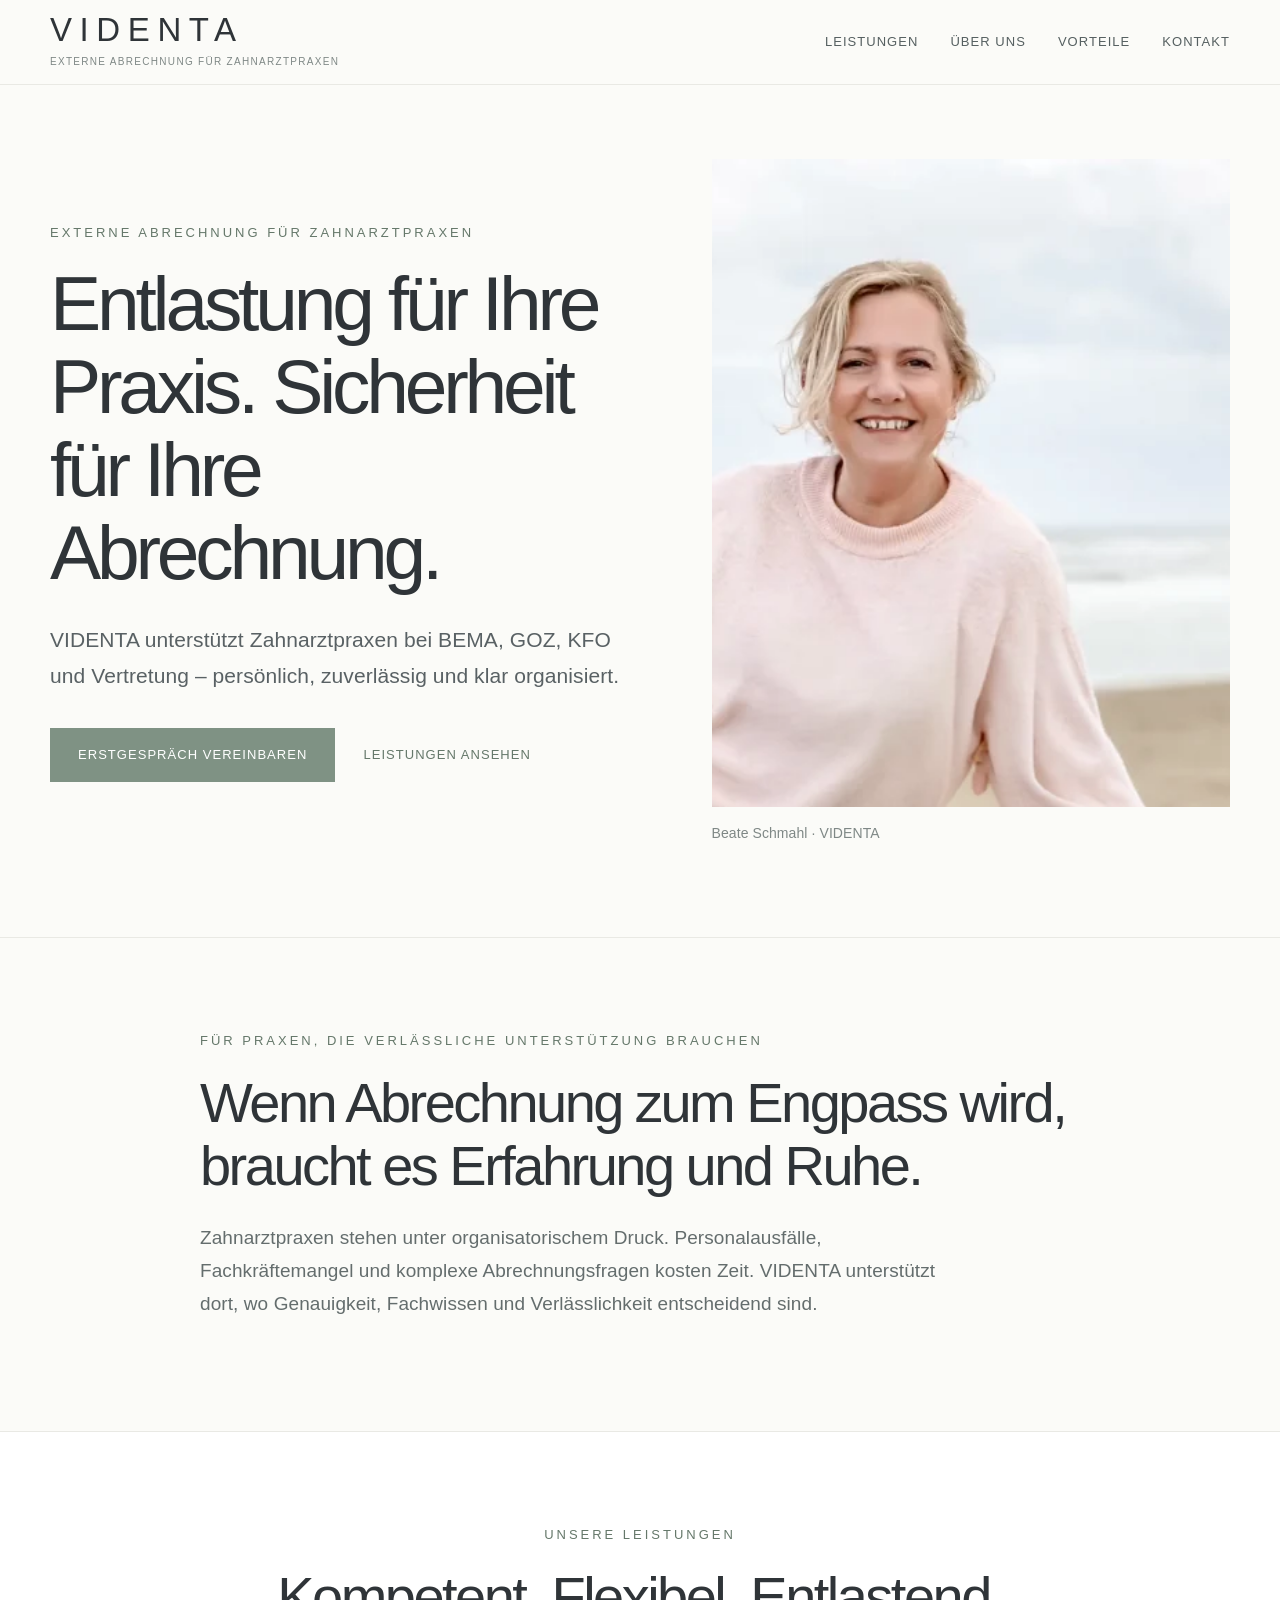
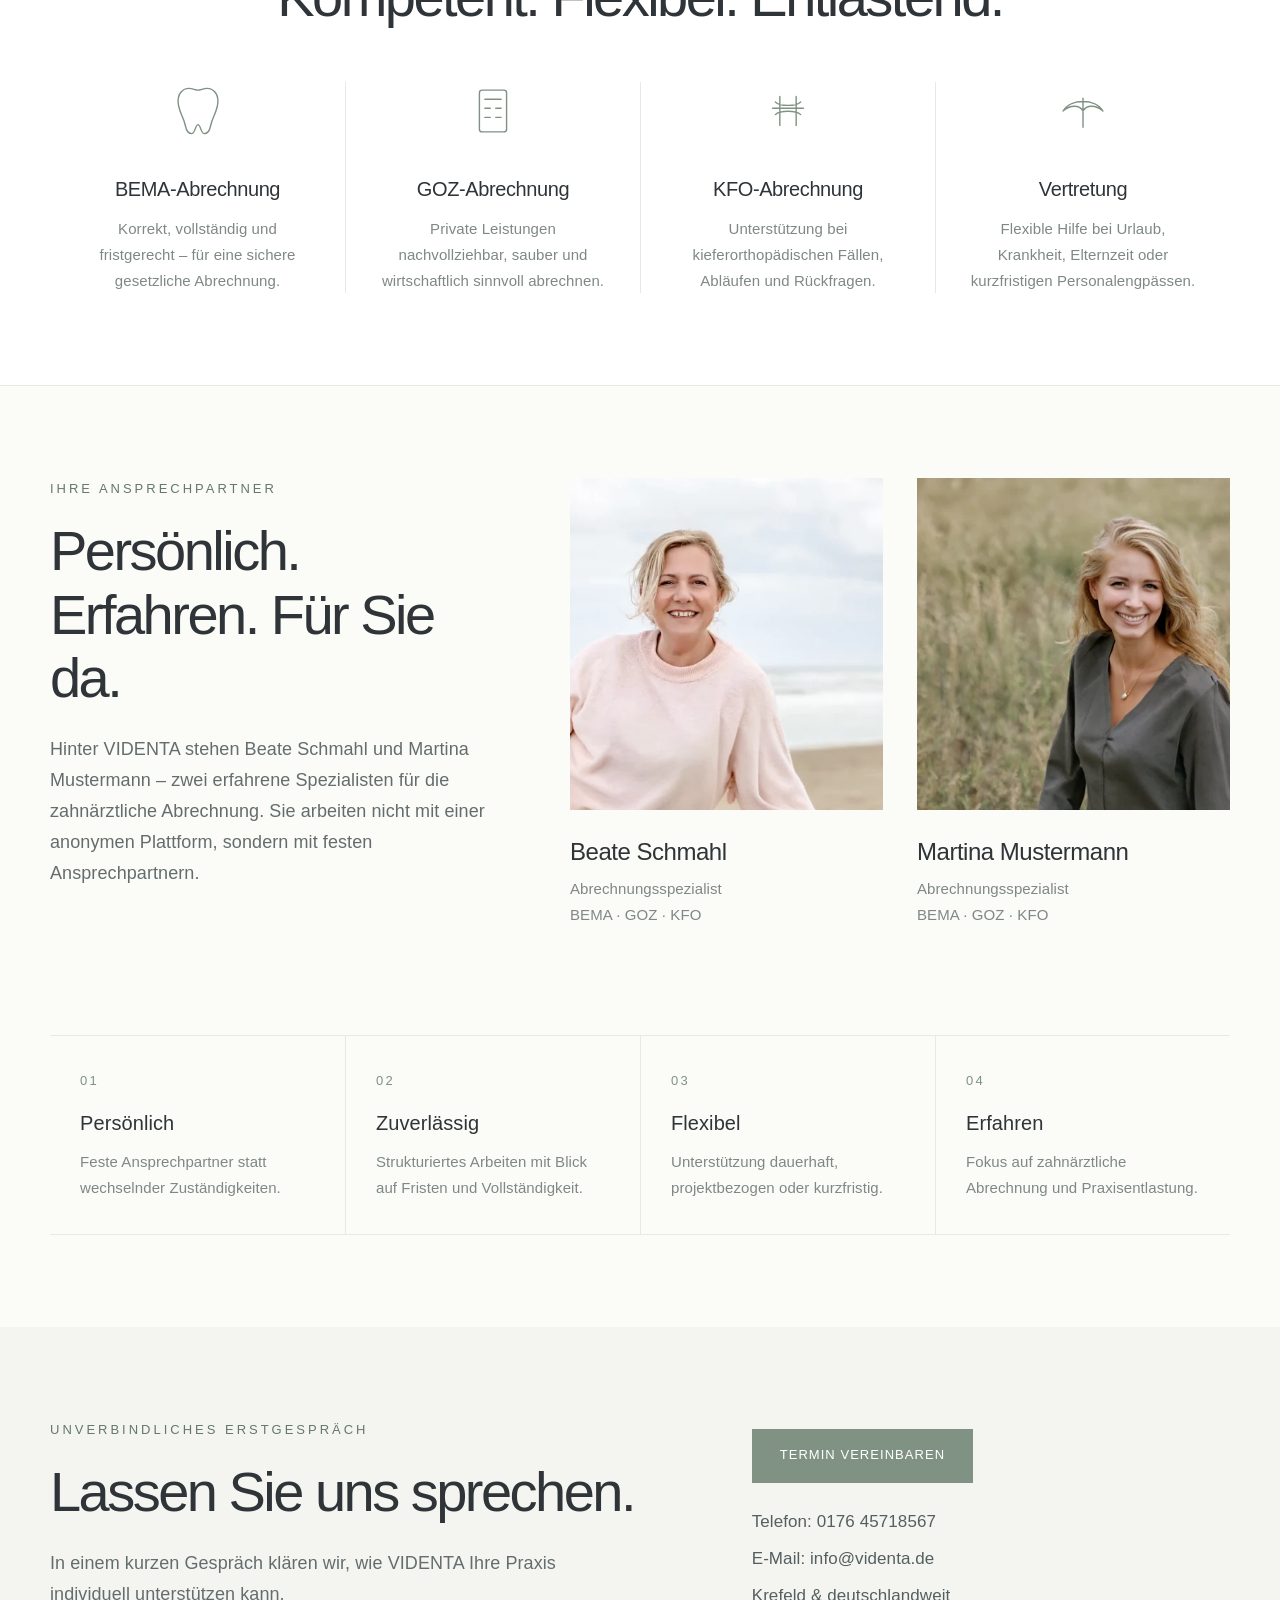
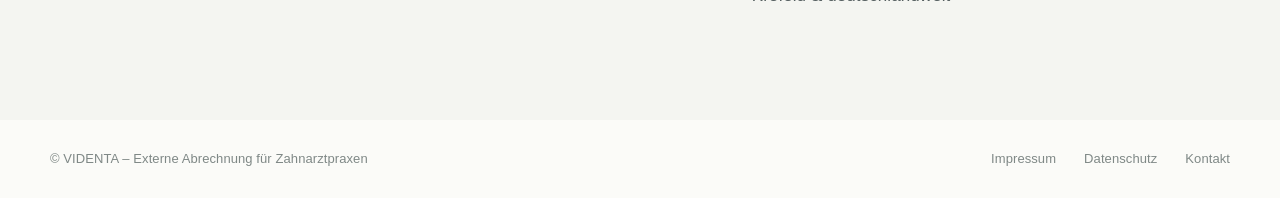
<file: index.html>
<!doctype html>
<html lang="de">
<head>
<meta charset="utf-8">
<meta name="viewport" content="width=device-width,initial-scale=1">
<title>VIDENTA | Externe Abrechnung für Zahnarztpraxen</title>
<meta name="description" content="VIDENTA unterstützt Zahnarztpraxen bei externer Abrechnung, BEMA, GOZ, KFO sowie Urlaubs- und Krankheitsvertretung. Persönlich betreut von Beate Schmahl und Martina Mustermann.">
<meta property="og:title" content="VIDENTA | Externe Abrechnung für Zahnarztpraxen">
<meta property="og:description" content="Persönliche Unterstützung bei BEMA, GOZ, KFO und Praxisentlastung.">
<meta property="og:type" content="website">
<meta property="og:image" content="images/beate.webp">
<link rel="icon" href="favicon.svg" type="image/svg+xml">
<link rel="stylesheet" href="css/style.css">
</head>
<body>
<header class="site-header">
  <div class="container nav">
    <a class="brand" href="#top">
      <span class="brand-name">VIDENTA</span>
      <span class="brand-sub">Externe Abrechnung für Zahnarztpraxen</span>
    </a>
    <button class="menu-button" data-menu-button aria-label="Menü öffnen">Menü</button>
    <nav class="site-nav" data-menu>
      <a href="#leistungen">Leistungen</a>
      <a href="#ueber-uns">Über uns</a>
      <a href="#vorteile">Vorteile</a>
      <a href="#kontakt">Kontakt</a>
    </nav>
  </div>
</header>

<main id="top">
<section class="hero section">
  <div class="container hero-grid">
    <div class="hero-copy reveal">
      <p class="eyebrow">Externe Abrechnung für Zahnarztpraxen</p>
      <h1>Entlastung für Ihre Praxis. Sicherheit für Ihre Abrechnung.</h1>
      <p class="lead">VIDENTA unterstützt Zahnarztpraxen bei BEMA, GOZ, KFO und Vertretung – persönlich, zuverlässig und klar organisiert.</p>
      <div class="hero-actions">
        <a class="button" href="#kontakt">Erstgespräch vereinbaren</a>
        <a class="quiet-link" href="#leistungen">Leistungen ansehen</a>
      </div>
    </div>
    <figure class="hero-image reveal">
      <img src="images/beate.webp" alt="Beate Schmahl von VIDENTA">
      <figcaption>Beate Schmahl · VIDENTA</figcaption>
    </figure>
  </div>
</section>

<section class="section intro">
  <div class="container narrow reveal">
    <p class="eyebrow">Für Praxen, die verlässliche Unterstützung brauchen</p>
    <h2>Wenn Abrechnung zum Engpass wird, braucht es Erfahrung und Ruhe.</h2>
    <p>Zahnarztpraxen stehen unter organisatorischem Druck. Personalausfälle, Fachkräftemangel und komplexe Abrechnungsfragen kosten Zeit. VIDENTA unterstützt dort, wo Genauigkeit, Fachwissen und Verlässlichkeit entscheidend sind.</p>
  </div>
</section>

<section class="section services" id="leistungen">
  <div class="container">
    <div class="section-head reveal">
      <p class="eyebrow">Unsere Leistungen</p>
      <h2>Kompetent. Flexibel. Entlastend.</h2>
    </div>
    <div class="service-grid">
      <article class="service-card reveal"><svg viewBox="0 0 64 64"><path d="M22 7c-7 0-12 6-12 14 0 11 6 17 8 27 1 5 3 9 7 9 4 0 4-10 7-10s3 10 7 10c4 0 6-4 7-9 2-10 8-16 8-27 0-8-5-14-12-14-4 0-7 2-10 2s-6-2-10-2z"/></svg><h3>BEMA-Abrechnung</h3><p>Korrekt, vollständig und fristgerecht – für eine sichere gesetzliche Abrechnung.</p></article>
      <article class="service-card reveal"><svg viewBox="0 0 64 64"><rect x="17" y="9" width="30" height="46" rx="3"/><path d="M23 19h18M23 29h6M35 29h6M23 39h6M35 39h6"/></svg><h3>GOZ-Abrechnung</h3><p>Private Leistungen nachvollziehbar, sauber und wirtschaftlich sinnvoll abrechnen.</p></article>
      <article class="service-card reveal"><svg viewBox="0 0 64 64"><path d="M15 29h34M18 22c5 5 23 5 28 0M18 36c5-5 23-5 28 0M23 16v32M41 16v32"/></svg><h3>KFO-Abrechnung</h3><p>Unterstützung bei kieferorthopädischen Fällen, Abläufen und Rückfragen.</p></article>
      <article class="service-card reveal"><svg viewBox="0 0 64 64"><path d="M10 32c8-14 36-14 44 0M32 18v32M32 32c-4-7-14-7-22 0M32 32c4-7 14-7 22 0"/></svg><h3>Vertretung</h3><p>Flexible Hilfe bei Urlaub, Krankheit, Elternzeit oder kurzfristigen Personalengpässen.</p></article>
    </div>
  </div>
</section>

<section class="section team" id="ueber-uns">
  <div class="container team-grid">
    <div class="team-copy reveal">
      <p class="eyebrow">Ihre Ansprechpartner</p>
      <h2>Persönlich. Erfahren. Für Sie da.</h2>
      <p>Hinter VIDENTA stehen Beate Schmahl und Martina Mustermann – zwei erfahrene Spezialisten für die zahnärztliche Abrechnung. Sie arbeiten nicht mit einer anonymen Plattform, sondern mit festen Ansprechpartnern.</p>
    </div>
    <div class="people">
      <article class="person reveal"><img src="images/beate.webp" alt="Beate Schmahl"><h3>Beate Schmahl</h3><p>Abrechnungsspezialist<br>BEMA · GOZ · KFO</p></article>
      <article class="person reveal"><img src="images/martina.webp" alt="Martina Mustermann"><h3>Martina Mustermann</h3><p>Abrechnungsspezialist<br>BEMA · GOZ · KFO</p></article>
    </div>
  </div>
</section>

<section class="section benefits" id="vorteile">
  <div class="container">
    <div class="benefit-line reveal">
      <div><span>01</span><strong>Persönlich</strong><p>Feste Ansprechpartner statt wechselnder Zuständigkeiten.</p></div>
      <div><span>02</span><strong>Zuverlässig</strong><p>Strukturiertes Arbeiten mit Blick auf Fristen und Vollständigkeit.</p></div>
      <div><span>03</span><strong>Flexibel</strong><p>Unterstützung dauerhaft, projektbezogen oder kurzfristig.</p></div>
      <div><span>04</span><strong>Erfahren</strong><p>Fokus auf zahnärztliche Abrechnung und Praxisentlastung.</p></div>
    </div>
  </div>
</section>

<section class="section contact" id="kontakt">
  <div class="container contact-grid reveal">
    <div><p class="eyebrow">Unverbindliches Erstgespräch</p><h2>Lassen Sie uns sprechen.</h2><p>In einem kurzen Gespräch klären wir, wie VIDENTA Ihre Praxis individuell unterstützen kann.</p></div>
    <div class="contact-box"><a class="button" href="mailto:info@videnta.de">Termin vereinbaren</a><ul><li>Telefon: <a href="tel:+4917645718567">0176 45718567</a></li><li>E-Mail: <a href="mailto:info@videnta.de">info@videnta.de</a></li><li>Krefeld & deutschlandweit</li></ul></div>
  </div>
</section>
</main>

<footer class="footer">
  <div class="container footer-row">
    <span>© VIDENTA – Externe Abrechnung für Zahnarztpraxen</span>
    <nav><a href="#">Impressum</a><a href="#">Datenschutz</a><a href="#kontakt">Kontakt</a></nav>
  </div>
</footer>
<script src="js/main.js"></script>
</body>
</html>
</file>
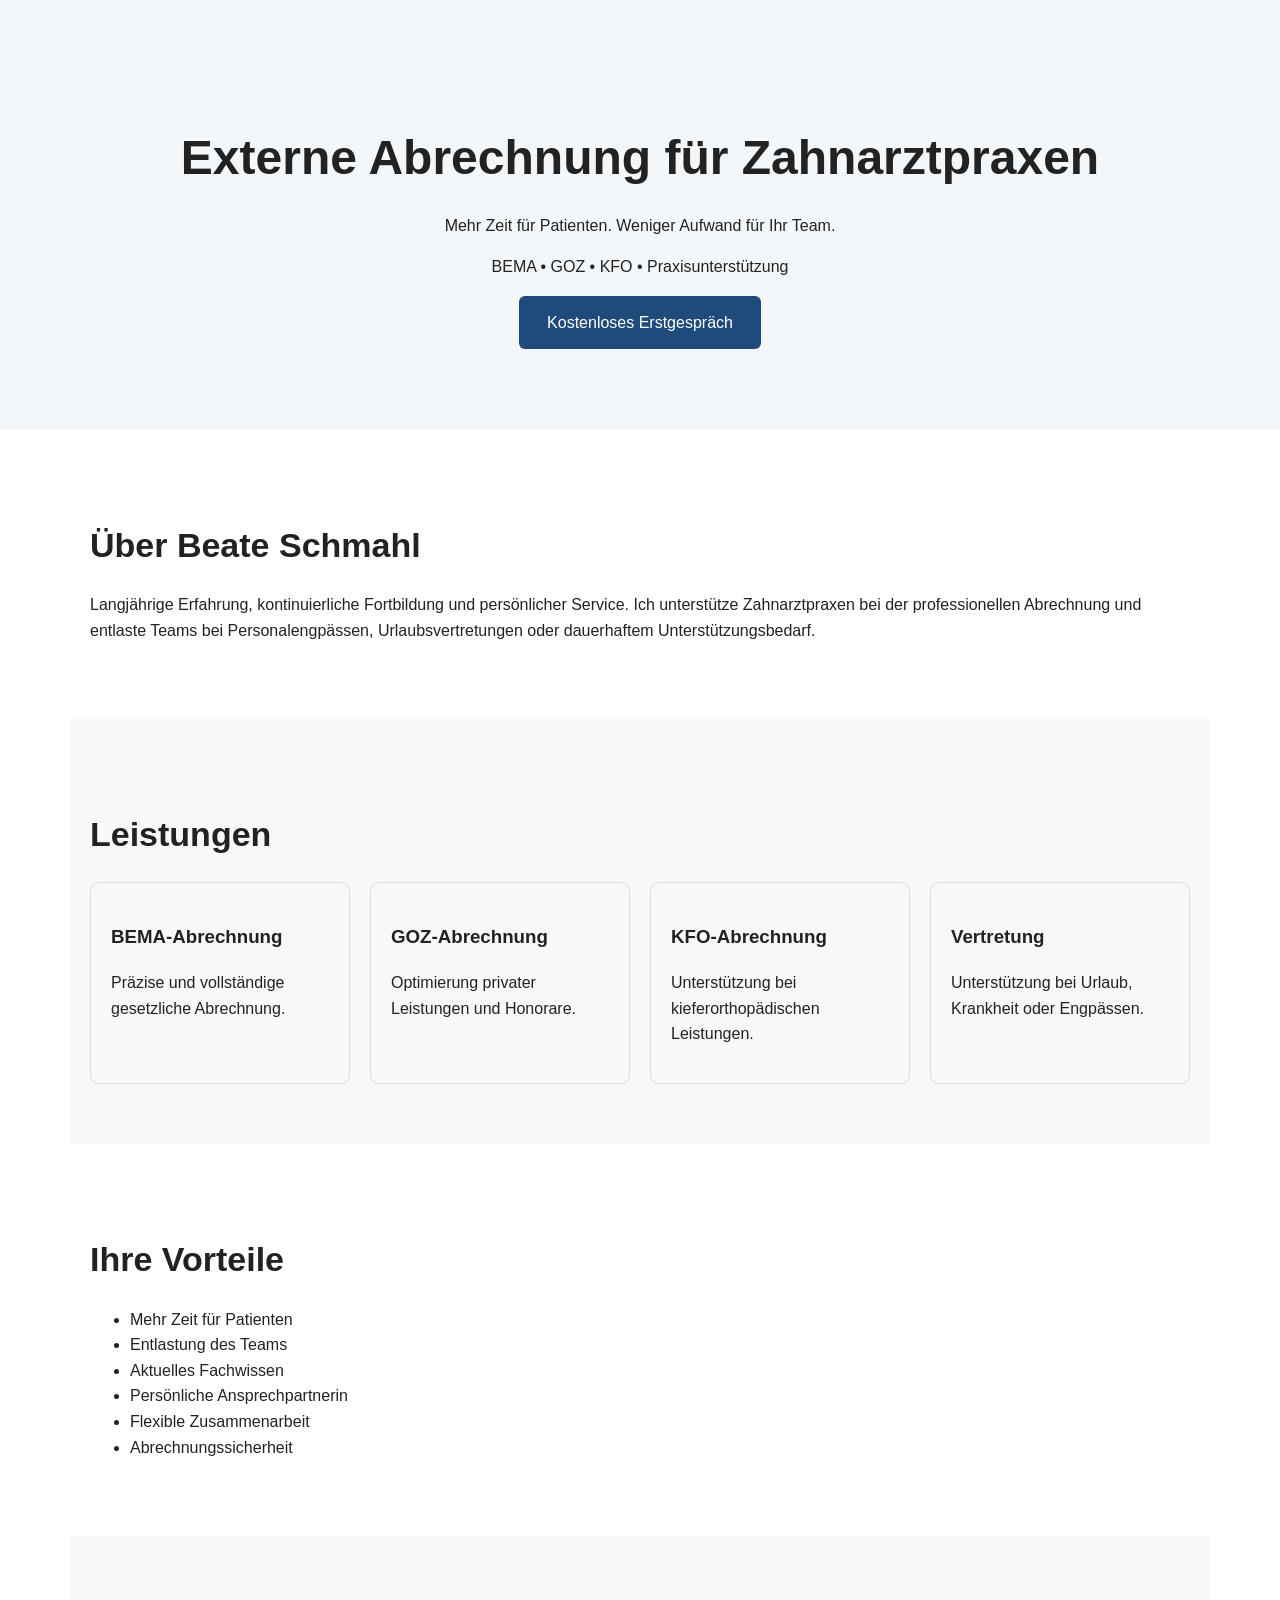
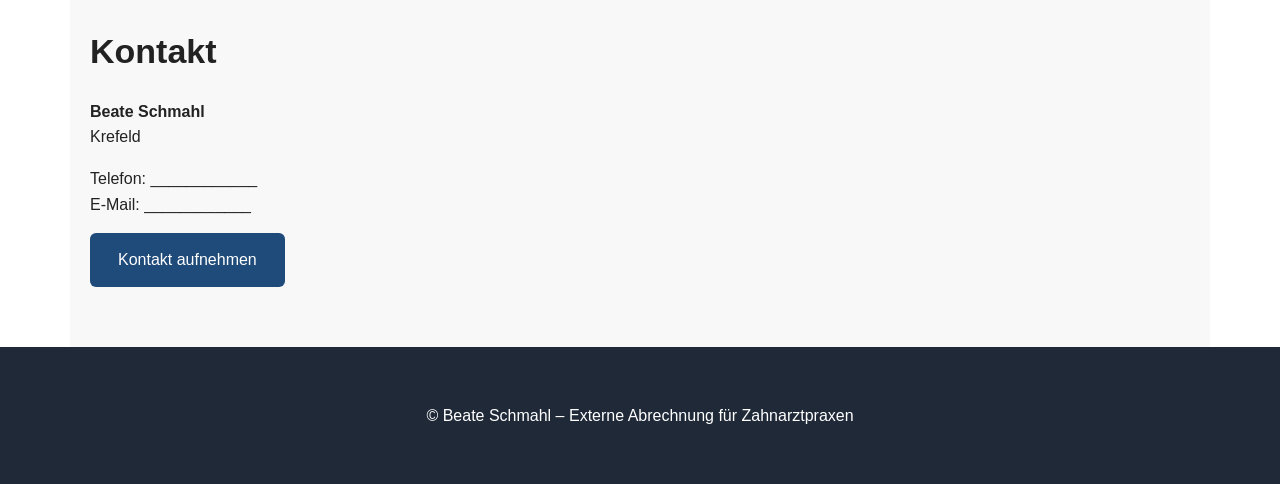
<file: beate-schmahl-onepager.html>
<!DOCTYPE html>
<html lang="de">
<head>
<meta charset="utf-8">
<meta name="viewport" content="width=device-width, initial-scale=1">
<title>Externe Abrechnung für Zahnarztpraxen | Beate Schmahl</title>
<meta name="description" content="Externe Abrechnung für Zahnarztpraxen. BEMA, GOZ, KFO, Vertretung und Abrechnungsoptimierung. Persönlich betreut von Beate Schmahl.">
<style>
body{font-family:Arial,sans-serif;margin:0;color:#222;line-height:1.6}
.hero{background:#f4f7fa;padding:80px 20px;text-align:center}
.container{max-width:1100px;margin:auto;padding:60px 20px}
h1{font-size:48px;margin-bottom:10px}
h2{font-size:34px;margin-bottom:20px}
.btn{display:inline-block;background:#1f4b7a;color:#fff;padding:14px 28px;text-decoration:none;border-radius:6px}
.grid{display:grid;grid-template-columns:repeat(auto-fit,minmax(250px,1fr));gap:20px}
.card{border:1px solid #ddd;padding:20px;border-radius:8px}
.alt{background:#f8f8f8}
footer{background:#1f2937;color:white;padding:40px 20px;text-align:center}
</style>
</head>
<body>

<section class="hero">
<h1>Externe Abrechnung für Zahnarztpraxen</h1>
<p>Mehr Zeit für Patienten. Weniger Aufwand für Ihr Team.</p>
<p>BEMA • GOZ • KFO • Praxisunterstützung</p>
<a class="btn" href="#kontakt">Kostenloses Erstgespräch</a>
</section>

<section class="container">
<h2>Über Beate Schmahl</h2>
<p>Langjährige Erfahrung, kontinuierliche Fortbildung und persönlicher Service. Ich unterstütze Zahnarztpraxen bei der professionellen Abrechnung und entlaste Teams bei Personalengpässen, Urlaubsvertretungen oder dauerhaftem Unterstützungsbedarf.</p>
</section>

<section class="container alt">
<h2>Leistungen</h2>
<div class="grid">
<div class="card"><h3>BEMA-Abrechnung</h3><p>Präzise und vollständige gesetzliche Abrechnung.</p></div>
<div class="card"><h3>GOZ-Abrechnung</h3><p>Optimierung privater Leistungen und Honorare.</p></div>
<div class="card"><h3>KFO-Abrechnung</h3><p>Unterstützung bei kieferorthopädischen Leistungen.</p></div>
<div class="card"><h3>Vertretung</h3><p>Unterstützung bei Urlaub, Krankheit oder Engpässen.</p></div>
</div>
</section>

<section class="container">
<h2>Ihre Vorteile</h2>
<ul>
<li>Mehr Zeit für Patienten</li>
<li>Entlastung des Teams</li>
<li>Aktuelles Fachwissen</li>
<li>Persönliche Ansprechpartnerin</li>
<li>Flexible Zusammenarbeit</li>
<li>Abrechnungssicherheit</li>
</ul>
</section>

<section class="container alt" id="kontakt">
<h2>Kontakt</h2>
<p><strong>Beate Schmahl</strong><br>Krefeld</p>
<p>Telefon: ____________<br>E-Mail: ____________</p>
<a class="btn" href="mailto:info@example.de">Kontakt aufnehmen</a>
</section>

<footer>
<p>© Beate Schmahl – Externe Abrechnung für Zahnarztpraxen</p>
</footer>

</body>
</html>
</file>
<file: css/style.css>
:root{--bg:#fbfbf8;--paper:#fff;--ink:#2f3438;--text:#555f60;--muted:#7f8886;--line:#e9e9e4;--sage:#7f9284;--sage-dark:#65786a;--soft:#f4f5f1;--max:1180px}
*{box-sizing:border-box}html{scroll-behavior:smooth}body{margin:0;background:var(--bg);color:var(--text);font-family:-apple-system,BlinkMacSystemFont,"Segoe UI",Roboto,Arial,sans-serif;font-size:17px;font-weight:300;line-height:1.72;letter-spacing:.005em;-webkit-font-smoothing:antialiased;text-rendering:optimizeLegibility}img{max-width:100%;display:block}a{color:inherit}.container{width:min(var(--max),calc(100% - 56px));margin-inline:auto}.site-header{position:sticky;top:0;z-index:20;background:rgba(251,251,248,.94);backdrop-filter:blur(18px);border-bottom:1px solid var(--line)}.nav{height:84px;display:flex;align-items:center;justify-content:space-between;gap:32px}.brand{text-decoration:none;color:var(--ink)}.brand-name{display:block;font-size:33px;font-weight:300;line-height:1;letter-spacing:.23em}.brand-sub{display:block;margin-top:7px;color:var(--muted);font-size:10px;font-weight:400;letter-spacing:.13em;text-transform:uppercase}.site-nav{display:flex;align-items:center;gap:32px}.site-nav a{color:#566061;text-decoration:none;font-size:13px;font-weight:400;letter-spacing:.08em;text-transform:uppercase}.menu-button{display:none;border:0;background:transparent;color:var(--ink);font:inherit;font-size:13px;letter-spacing:.08em;text-transform:uppercase}.section{padding:92px 0}.hero{padding-top:74px;border-bottom:1px solid var(--line)}.hero-grid{display:grid;grid-template-columns:minmax(0,.95fr) minmax(340px,.85fr);gap:82px;align-items:center}.eyebrow{margin:0 0 18px;color:var(--sage-dark);font-size:13px;font-weight:400;letter-spacing:.23em;text-transform:uppercase}h1,h2,h3,p{margin-top:0}h1{margin-bottom:28px;color:var(--ink);font-size:clamp(46px,6vw,78px);font-weight:300;line-height:1.08;letter-spacing:-.055em}h2{margin-bottom:24px;color:var(--ink);font-size:clamp(34px,4.5vw,56px);font-weight:300;line-height:1.14;letter-spacing:-.045em}h3{color:var(--ink);font-weight:300;letter-spacing:-.02em}.lead{max-width:620px;margin-bottom:34px;color:#596164;font-size:21px;line-height:1.72}.button,.quiet-link{display:inline-flex;align-items:center;justify-content:center;min-height:54px;text-decoration:none;font-size:13px;font-weight:400;letter-spacing:.08em;text-transform:uppercase}.button{padding:0 28px;background:var(--sage);color:#fff}.quiet-link{padding:0 4px;color:var(--sage-dark)}.hero-actions{display:flex;gap:24px;align-items:center;flex-wrap:wrap}.hero-image{margin:0}.hero-image img{width:100%;aspect-ratio:4/5;object-fit:cover;object-position:center}.hero-image figcaption{margin-top:14px;color:var(--muted);font-size:14px}.narrow{max-width:880px}.narrow p:not(.eyebrow){max-width:760px;color:#646d6d;font-size:19px}.services{background:#fff;border-top:1px solid var(--line);border-bottom:1px solid var(--line)}.section-head{text-align:center;max-width:780px;margin:0 auto 54px}.service-grid{display:grid;grid-template-columns:repeat(4,1fr)}.service-card{padding:0 34px;text-align:center;border-left:1px solid var(--line)}.service-card:first-child{border-left:0}.service-card svg{width:58px;height:58px;margin:0 auto 22px;color:var(--sage);fill:none;stroke:currentColor;stroke-width:1.55;stroke-linecap:round;stroke-linejoin:round}.service-card h3{margin-bottom:10px;font-size:20px}.service-card p{margin-bottom:0;color:var(--muted);font-size:15px}.team-grid{display:grid;grid-template-columns:.8fr 1.2fr;gap:80px;align-items:start}.team-copy p:not(.eyebrow){max-width:510px;color:#646d6d;font-size:18px}.people{display:grid;grid-template-columns:1fr 1fr;gap:34px}.person img{width:100%;aspect-ratio:1/1.06;object-fit:cover;object-position:center}.person h3{margin:21px 0 4px;font-size:24px}.person p{color:var(--muted);font-size:15px}.benefits{padding-top:0}.benefit-line{display:grid;grid-template-columns:repeat(4,1fr);border-top:1px solid var(--line);border-bottom:1px solid var(--line)}.benefit-line div{padding:34px 30px;border-left:1px solid var(--line)}.benefit-line div:first-child{border-left:0}.benefit-line span{display:block;margin-bottom:14px;color:var(--sage);font-size:13px;letter-spacing:.18em}.benefit-line strong{display:block;margin-bottom:8px;color:var(--ink);font-size:20px;font-weight:300}.benefit-line p{margin:0;color:var(--muted);font-size:15px}.contact{background:var(--soft)}.contact-grid{display:grid;grid-template-columns:1fr .75fr;gap:64px;align-items:center}.contact-grid p:not(.eyebrow){max-width:560px;color:#646d6d;font-size:18px}.contact-box ul{margin:24px 0 0;padding:0;list-style:none}.contact-box li{margin:8px 0}.contact-box a:not(.button){text-decoration:none}.footer{padding:28px 0;color:var(--muted);font-size:13px}.footer-row{display:flex;justify-content:space-between;gap:24px;flex-wrap:wrap}.footer a{margin-left:28px;text-decoration:none}.reveal{opacity:0;transform:translateY(18px);transition:opacity 700ms ease,transform 700ms ease}.reveal.visible{opacity:1;transform:translateY(0)}
@media(prefers-reduced-motion:reduce){html{scroll-behavior:auto}.reveal{opacity:1;transform:none;transition:none}}
@media(max-width:980px){.container{width:min(var(--max),calc(100% - 44px))}.menu-button{display:block}.site-nav{position:absolute;top:84px;left:0;right:0;display:none;padding:22px;background:var(--bg);border-bottom:1px solid var(--line)}.site-nav.open{display:grid;gap:18px}.hero-grid,.team-grid,.contact-grid{grid-template-columns:1fr;gap:46px}.hero{padding-top:52px}.hero-image{max-width:560px}.service-grid,.benefit-line{grid-template-columns:1fr 1fr}.service-card:nth-child(odd),.benefit-line div:nth-child(odd){border-left:0}.service-card{padding:32px 28px;border-top:1px solid var(--line)}.service-card:nth-child(1),.service-card:nth-child(2){border-top:0;padding-top:0}.benefit-line div{border-top:1px solid var(--line)}.benefit-line div:nth-child(1),.benefit-line div:nth-child(2){border-top:0}}
@media(max-width:640px){body{font-size:16px}.container{width:min(var(--max),calc(100% - 36px))}.nav{height:74px}.brand-name{font-size:25px}.brand-sub{display:none}.section{padding:62px 0}h1{font-size:43px;line-height:1.12}h2{font-size:36px}.lead{font-size:18px}.hero-grid{gap:34px}.hero-image{order:-1}.hero-image img{aspect-ratio:1/1.05}.people,.service-grid,.benefit-line{grid-template-columns:1fr}.service-card,.service-card:nth-child(1),.service-card:nth-child(2),.benefit-line div,.benefit-line div:nth-child(1),.benefit-line div:nth-child(2){border-left:0;border-top:1px solid var(--line);padding:32px 8px}.service-card:first-child,.benefit-line div:first-child{border-top:0}.button,.quiet-link{width:100%}.footer-row{display:grid}.footer a{margin-left:0;margin-right:22px}}
</file>
